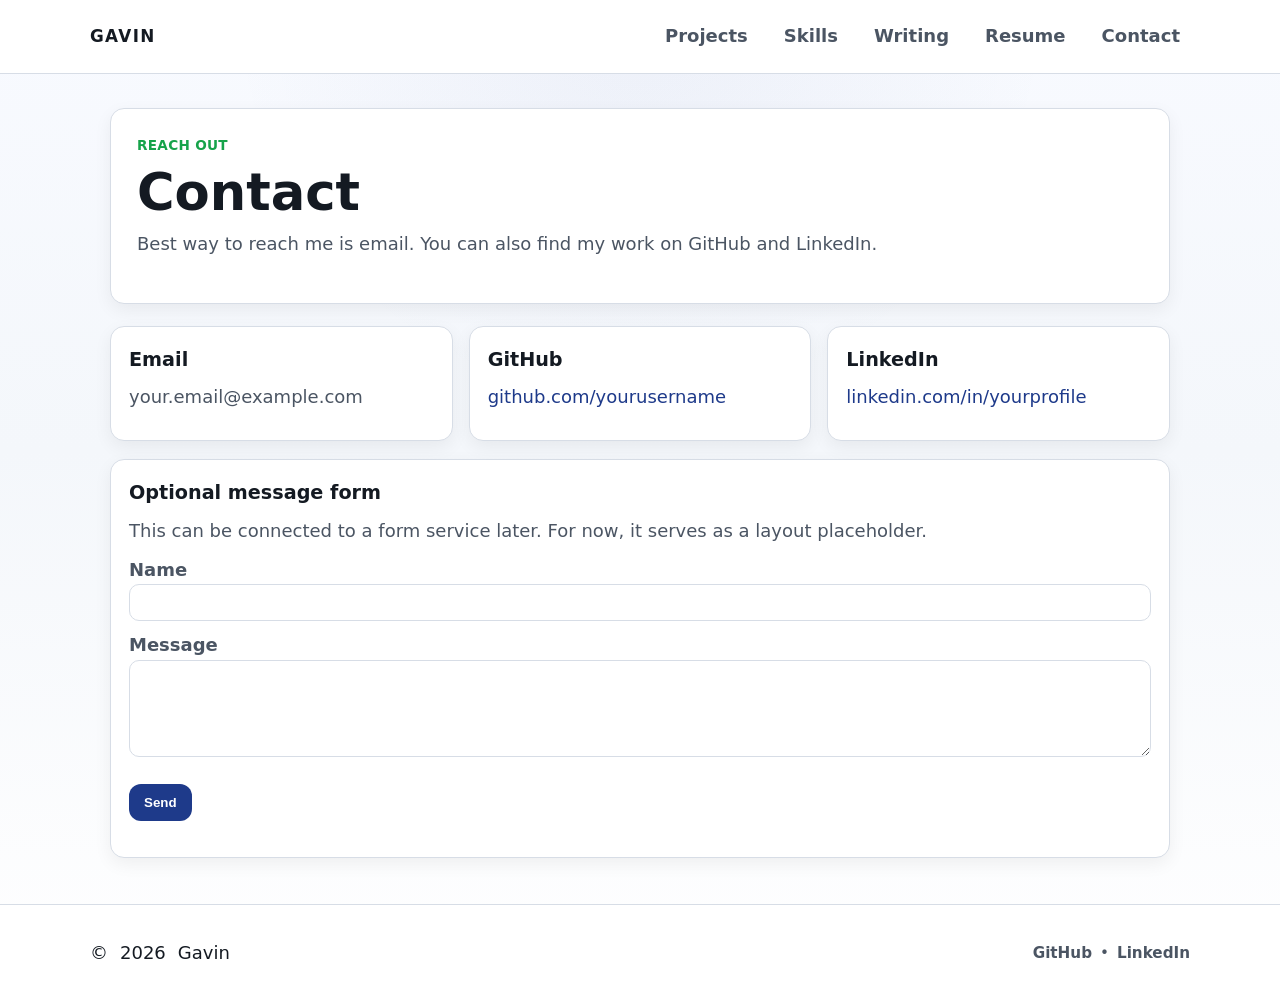
<file: contact.html>
<!DOCTYPE html>
<html lang="en">
<head>
  <meta charset="UTF-8" />
  <meta name="viewport" content="width=device-width, initial-scale=1.0" />
  <title>Gavin | Contact</title>
  <link rel="stylesheet" href="assets/css/styles.css" />
</head>

<body>
  <header class="site-header">
    <div class="container header-inner">
      <a class="brand" href="index.html">Gavin</a>
      <nav class="site-nav" aria-label="Primary navigation">
        <a href="projects.html">Projects</a>
        <a href="skills.html">Skills</a>
        <a href="writing.html">Writing</a>
        <a href="resume.html">Resume</a>
        <a href="contact.html">Contact</a>
      </nav>
    </div>
  </header>

  <main class="site-main">
    <div class="container">
      <section class="hero">
        <p class="kicker">Reach out</p>
        <h1 class="hero-title">Contact</h1>
        <p class="hero-subtitle">
          Best way to reach me is email. You can also find my work on GitHub and LinkedIn.
        </p>
      </section>

      <section class="grid-3">
        <article class="card">
          <h2 class="card-title">Email</h2>
          <p class="card-text">your.email@example.com</p>
        </article>

        <article class="card">
          <h2 class="card-title">GitHub</h2>
          <p class="card-text">
            <a href="https://github.com/" target="_blank" rel="noopener">github.com/yourusername</a>
          </p>
        </article>

        <article class="card">
          <h2 class="card-title">LinkedIn</h2>
          <p class="card-text">
            <a href="https://www.linkedin.com/" target="_blank" rel="noopener">linkedin.com/in/yourprofile</a>
          </p>
        </article>
      </section>

      <section class="card">
        <h2 class="card-title">Optional message form</h2>
        <p class="card-text">
          This can be connected to a form service later. For now, it serves as a layout placeholder.
        </p>

        <form>
          <p class="card-text">
            <label for="name"><strong>Name</strong></label><br />
            <input id="name" name="name" type="text" style="width: 100%; padding: 10px; border: 1px solid #d7dde6; border-radius: 10px;" />
          </p>

          <p class="card-text">
            <label for="msg"><strong>Message</strong></label><br />
            <textarea id="msg" name="msg" rows="5" style="width: 100%; padding: 10px; border: 1px solid #d7dde6; border-radius: 10px;"></textarea>
          </p>

          <p>
            <button class="btn primary" type="submit">Send</button>
          </p>
        </form>
      </section>
    </div>
  </main>

  <footer class="site-footer">
    <div class="container footer-inner">
      <p class="footer-left">© <span id="year"></span> Gavin</p>
      <p class="footer-right">
        <a href="https://github.com/" target="_blank" rel="noopener">GitHub</a>
        <span class="sep">•</span>
        <a href="https://www.linkedin.com/" target="_blank" rel="noopener">LinkedIn</a>
      </p>
    </div>
  </footer>

  <script src="assets/js/main.js"></script>
</body>
</html>
</file>
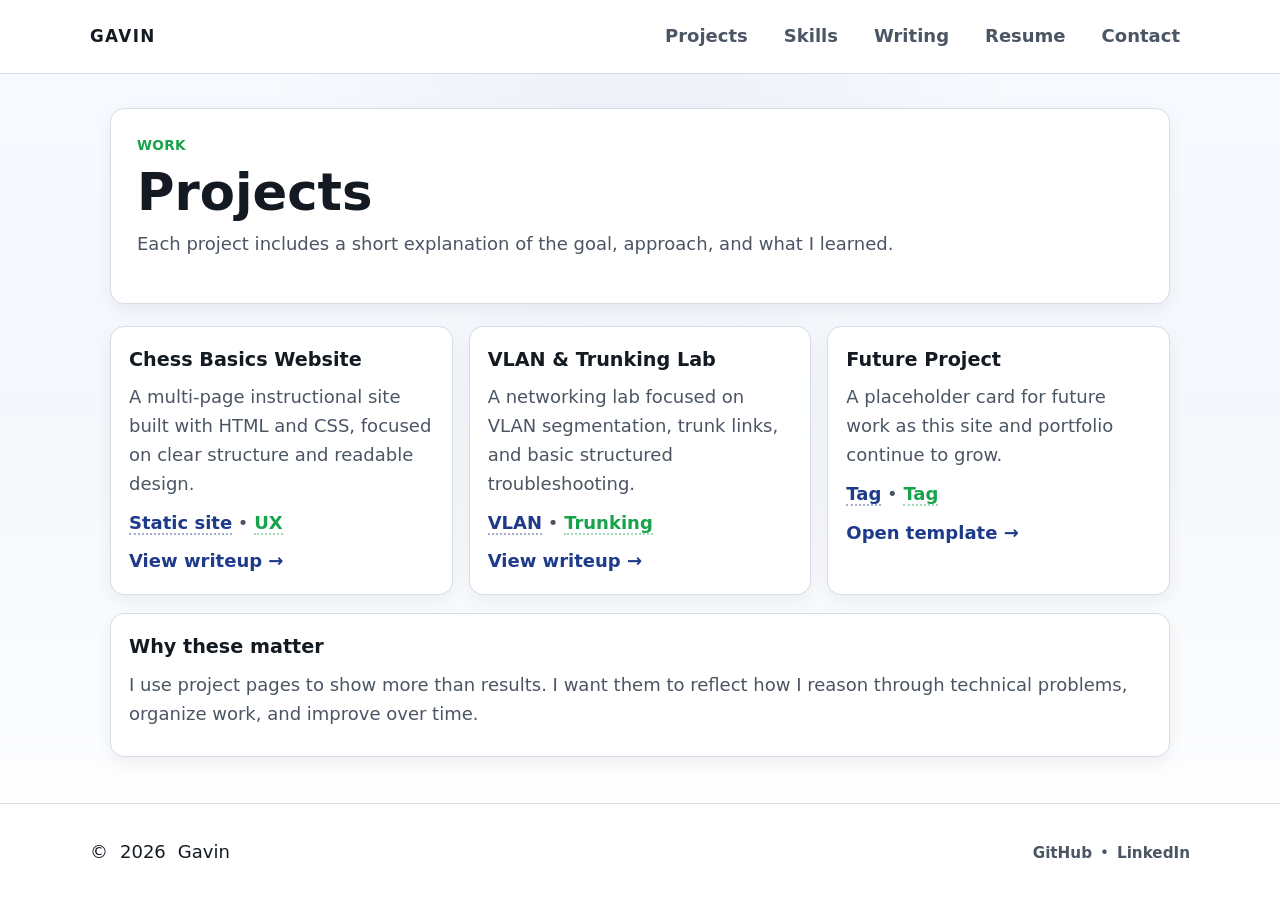
<file: projects.html>
<!DOCTYPE html>
<html lang="en">
<head>
  <meta charset="UTF-8" />
  <meta name="viewport" content="width=device-width, initial-scale=1.0" />
  <title>Gavin | Projects</title>
  <link rel="stylesheet" href="assets/css/styles.css" />
</head>

<body>
  <header class="site-header">
    <div class="container header-inner">
      <a class="brand" href="index.html">Gavin</a>
      <nav class="site-nav" aria-label="Primary navigation">
        <a href="projects.html">Projects</a>
        <a href="skills.html">Skills</a>
        <a href="writing.html">Writing</a>
        <a href="resume.html">Resume</a>
        <a href="contact.html">Contact</a>
      </nav>
    </div>
  </header>

  <main class="site-main">
    <div class="container">
      <section class="hero">
        <p class="kicker">Work</p>
        <h1 class="hero-title">Projects</h1>
        <p class="hero-subtitle">
          Each project includes a short explanation of the goal, approach, and what I learned.
        </p>
      </section>

      <section class="grid-3">
        <article class="card">
          <h2 class="card-title">Chess Basics Website</h2>
          <p class="card-text">
            A multi-page instructional site built with HTML and CSS, focused on clear structure and readable design.
          </p>
          <p class="card-text">
            <span class="term" data-tip="A website built with plain HTML, CSS, and JavaScript without a framework.">Static site</span> •
            <span class="term term-green" data-tip="Designing interfaces so content is easy to understand and navigate.">UX</span>
          </p>
          <a class="card-link" href="projects/chess-site.html">View writeup →</a>
        </article>

        <article class="card">
          <h2 class="card-title">VLAN & Trunking Lab</h2>
          <p class="card-text">
            A networking lab focused on VLAN segmentation, trunk links, and basic structured troubleshooting.
          </p>
          <p class="card-text">
            <span class="term" data-tip="A virtual LAN used to separate broadcast domains and improve organization and security.">VLAN</span> •
            <span class="term term-green" data-tip="A link that carries traffic for multiple VLANs between network devices.">Trunking</span>
          </p>
          <a class="card-link" href="projects/vlan-lab.html">View writeup →</a>
        </article>

        <article class="card">
          <h2 class="card-title">Future Project</h2>
          <p class="card-text">
            A placeholder card for future work as this site and portfolio continue to grow.
          </p>
          <p class="card-text">
            <span class="term" data-tip="A small label used to summarize a tool, topic, or technology.">Tag</span> •
            <span class="term term-green" data-tip="A second short label used to help readers scan quickly.">Tag</span>
          </p>
          <a class="card-link" href="projects/project-template.html">Open template →</a>
        </article>
      </section>

      <section class="card">
        <h2 class="card-title">Why these matter</h2>
        <p class="card-text">
          I use project pages to show more than results. I want them to reflect how I reason through technical problems,
          organize work, and improve over time.
        </p>
      </section>
    </div>
  </main>

  <footer class="site-footer">
    <div class="container footer-inner">
      <p class="footer-left">© <span id="year"></span> Gavin</p>
      <p class="footer-right">
        <a href="https://github.com/" target="_blank" rel="noopener">GitHub</a>
        <span class="sep">•</span>
        <a href="https://www.linkedin.com/" target="_blank" rel="noopener">LinkedIn</a>
      </p>
    </div>
  </footer>

  <script src="assets/js/main.js"></script>
</body>
</html>
</file>
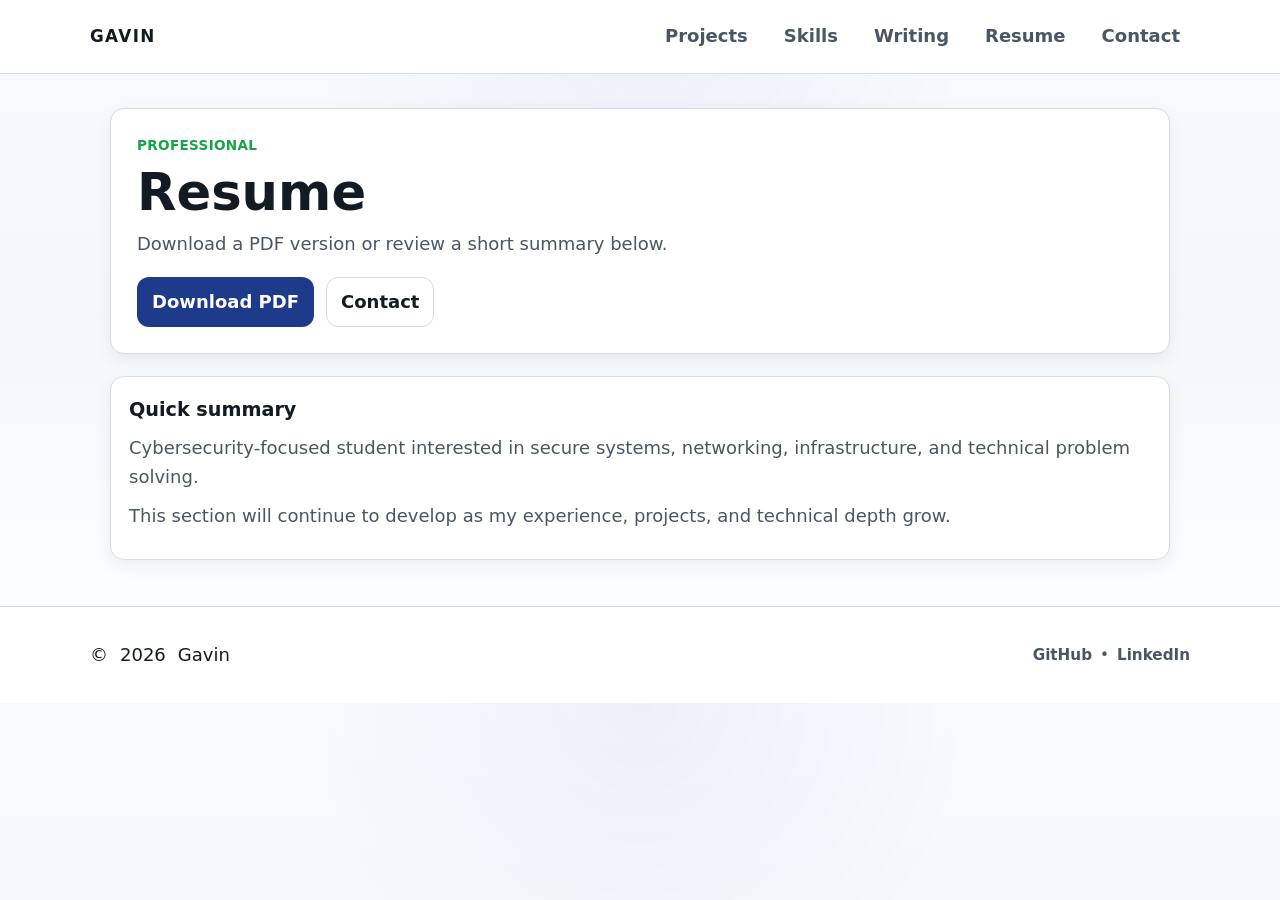
<file: resume.html>
<!DOCTYPE html>
<html lang="en">
<head>
  <meta charset="UTF-8" />
  <meta name="viewport" content="width=device-width, initial-scale=1.0" />
  <title>Gavin | Resume</title>
  <link rel="stylesheet" href="assets/css/styles.css" />
</head>

<body>
  <header class="site-header">
    <div class="container header-inner">
      <a class="brand" href="index.html">Gavin</a>
      <nav class="site-nav" aria-label="Primary navigation">
        <a href="projects.html">Projects</a>
        <a href="skills.html">Skills</a>
        <a href="writing.html">Writing</a>
        <a href="resume.html">Resume</a>
        <a href="contact.html">Contact</a>
      </nav>
    </div>
  </header>

  <main class="site-main">
    <div class="container">
      <section class="hero">
        <p class="kicker">Professional</p>
        <h1 class="hero-title">Resume</h1>
        <p class="hero-subtitle">
          Download a PDF version or review a short summary below.
        </p>

        <div class="hero-actions">
          <a class="btn primary" href="assets/resume/Gavin-Resume.pdf">Download PDF</a>
          <a class="btn ghost" href="contact.html">Contact</a>
        </div>
      </section>

      <section class="card">
        <h2 class="card-title">Quick summary</h2>
        <p class="card-text">
          Cybersecurity-focused student interested in secure systems, networking, infrastructure,
          and technical problem solving.
        </p>
        <p class="card-text">
          This section will continue to develop as my experience, projects, and technical depth grow.
        </p>
      </section>
    </div>
  </main>

  <footer class="site-footer">
    <div class="container footer-inner">
      <p class="footer-left">© <span id="year"></span> Gavin</p>
      <p class="footer-right">
        <a href="https://github.com/" target="_blank" rel="noopener">GitHub</a>
        <span class="sep">•</span>
        <a href="https://www.linkedin.com/" target="_blank" rel="noopener">LinkedIn</a>
      </p>
    </div>
  </footer>

  <script src="assets/js/main.js"></script>
</body>
</html>
</file>
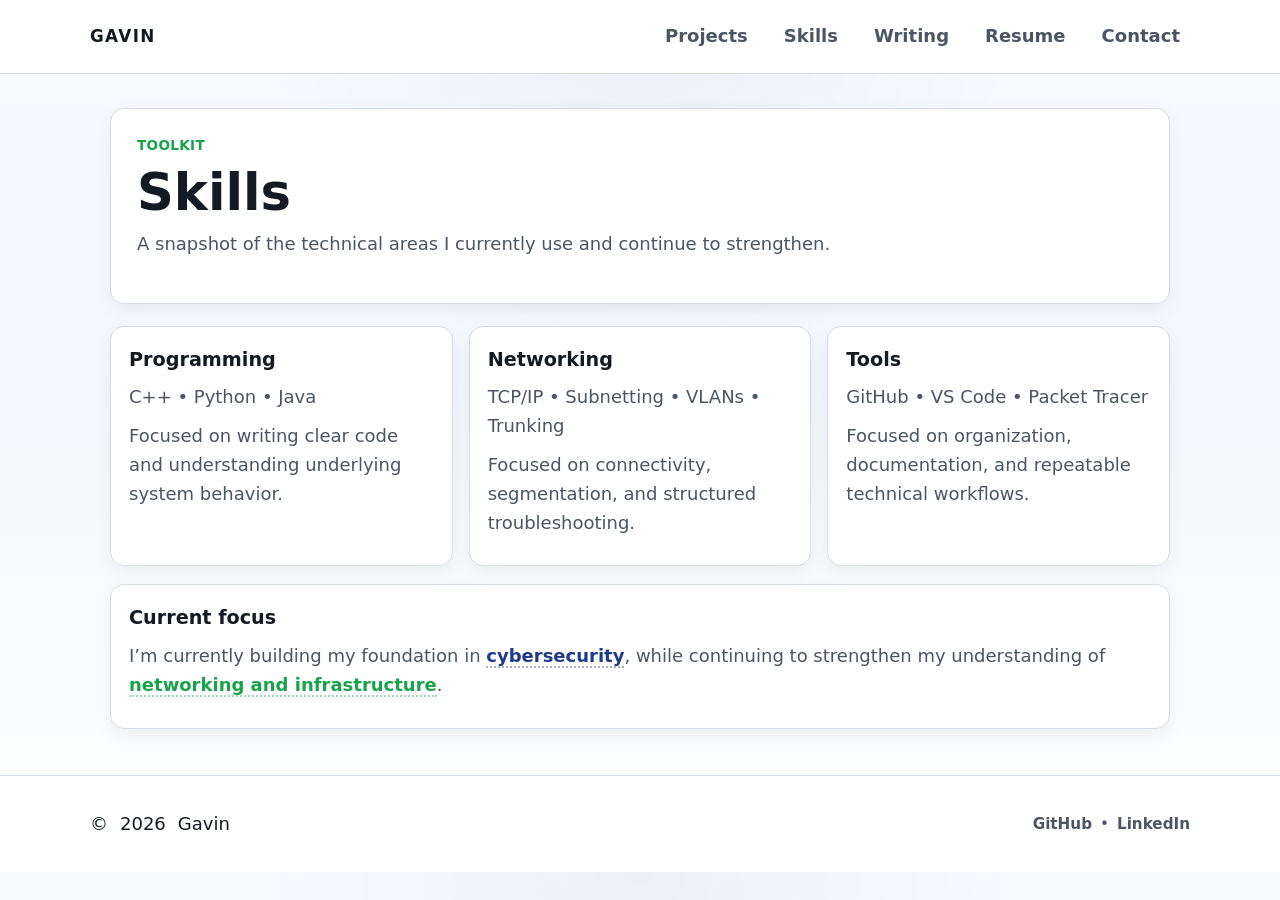
<file: skills.html>
<!DOCTYPE html>
<html lang="en">
<head>
  <meta charset="UTF-8" />
  <meta name="viewport" content="width=device-width, initial-scale=1.0" />
  <title>Gavin | Skills</title>
  <link rel="stylesheet" href="assets/css/styles.css" />
</head>

<body>
  <header class="site-header">
    <div class="container header-inner">
      <a class="brand" href="index.html">Gavin</a>
      <nav class="site-nav" aria-label="Primary navigation">
        <a href="projects.html">Projects</a>
        <a href="skills.html">Skills</a>
        <a href="writing.html">Writing</a>
        <a href="resume.html">Resume</a>
        <a href="contact.html">Contact</a>
      </nav>
    </div>
  </header>

  <main class="site-main">
    <div class="container">
      <section class="hero">
        <p class="kicker">Toolkit</p>
        <h1 class="hero-title">Skills</h1>
        <p class="hero-subtitle">
          A snapshot of the technical areas I currently use and continue to strengthen.
        </p>
      </section>

      <section class="grid-3">
        <article class="card">
          <h2 class="card-title">Programming</h2>
          <p class="card-text">C++ • Python • Java</p>
          <p class="card-text">
            Focused on writing clear code and understanding underlying system behavior.
          </p>
        </article>

        <article class="card">
          <h2 class="card-title">Networking</h2>
          <p class="card-text">TCP/IP • Subnetting • VLANs • Trunking</p>
          <p class="card-text">
            Focused on connectivity, segmentation, and structured troubleshooting.
          </p>
        </article>

        <article class="card">
          <h2 class="card-title">Tools</h2>
          <p class="card-text">GitHub • VS Code • Packet Tracer</p>
          <p class="card-text">
            Focused on organization, documentation, and repeatable technical workflows.
          </p>
        </article>
      </section>

      <section class="card">
        <h2 class="card-title">Current focus</h2>
        <p class="card-text">
          I’m currently building my foundation in <span class="term" data-tip="The practice of securing systems, networks, and data against attack or misuse.">cybersecurity</span>,
          while continuing to strengthen my understanding of
          <span class="term term-green" data-tip="How devices, protocols, and infrastructure communicate and function together.">networking and infrastructure</span>.
        </p>
      </section>
    </div>
  </main>

  <footer class="site-footer">
    <div class="container footer-inner">
      <p class="footer-left">© <span id="year"></span> Gavin</p>
      <p class="footer-right">
        <a href="https://github.com/" target="_blank" rel="noopener">GitHub</a>
        <span class="sep">•</span>
        <a href="https://www.linkedin.com/" target="_blank" rel="noopener">LinkedIn</a>
      </p>
    </div>
  </footer>

  <script src="assets/js/main.js"></script>
</body>
</html>
</file>
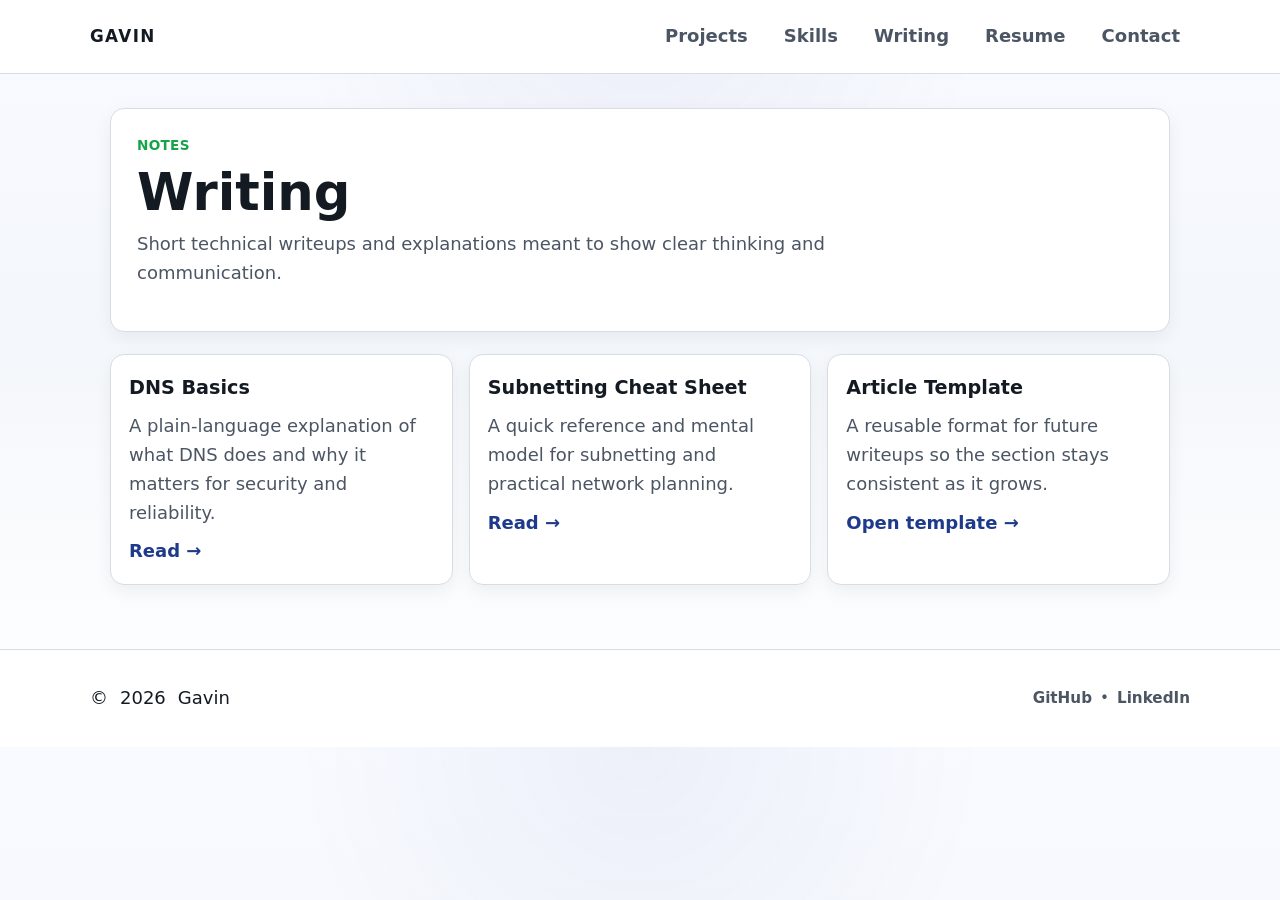
<file: writing.html>
<!DOCTYPE html>
<html lang="en">
<head>
  <meta charset="UTF-8" />
  <meta name="viewport" content="width=device-width, initial-scale=1.0" />
  <title>Gavin | Writing</title>
  <link rel="stylesheet" href="assets/css/styles.css" />
</head>

<body>
  <header class="site-header">
    <div class="container header-inner">
      <a class="brand" href="index.html">Gavin</a>
      <nav class="site-nav" aria-label="Primary navigation">
        <a href="projects.html">Projects</a>
        <a href="skills.html">Skills</a>
        <a href="writing.html">Writing</a>
        <a href="resume.html">Resume</a>
        <a href="contact.html">Contact</a>
      </nav>
    </div>
  </header>

  <main class="site-main">
    <div class="container">
      <section class="hero">
        <p class="kicker">Notes</p>
        <h1 class="hero-title">Writing</h1>
        <p class="hero-subtitle">
          Short technical writeups and explanations meant to show clear thinking and communication.
        </p>
      </section>

      <section class="grid-3">
        <article class="card">
          <h2 class="card-title">DNS Basics</h2>
          <p class="card-text">
            A plain-language explanation of what DNS does and why it matters for security and reliability.
          </p>
          <a class="card-link" href="writing/dns-basics.html">Read →</a>
        </article>

        <article class="card">
          <h2 class="card-title">Subnetting Cheat Sheet</h2>
          <p class="card-text">
            A quick reference and mental model for subnetting and practical network planning.
          </p>
          <a class="card-link" href="writing/subnetting-cheatsheet.html">Read →</a>
        </article>

        <article class="card">
          <h2 class="card-title">Article Template</h2>
          <p class="card-text">
            A reusable format for future writeups so the section stays consistent as it grows.
          </p>
          <a class="card-link" href="writing/article-template.html">Open template →</a>
        </article>
      </section>
    </div>
  </main>

  <footer class="site-footer">
    <div class="container footer-inner">
      <p class="footer-left">© <span id="year"></span> Gavin</p>
      <p class="footer-right">
        <a href="https://github.com/" target="_blank" rel="noopener">GitHub</a>
        <span class="sep">•</span>
        <a href="https://www.linkedin.com/" target="_blank" rel="noopener">LinkedIn</a>
      </p>
    </div>
  </footer>

  <script src="assets/js/main.js"></script>
</body>
</html>
</file>
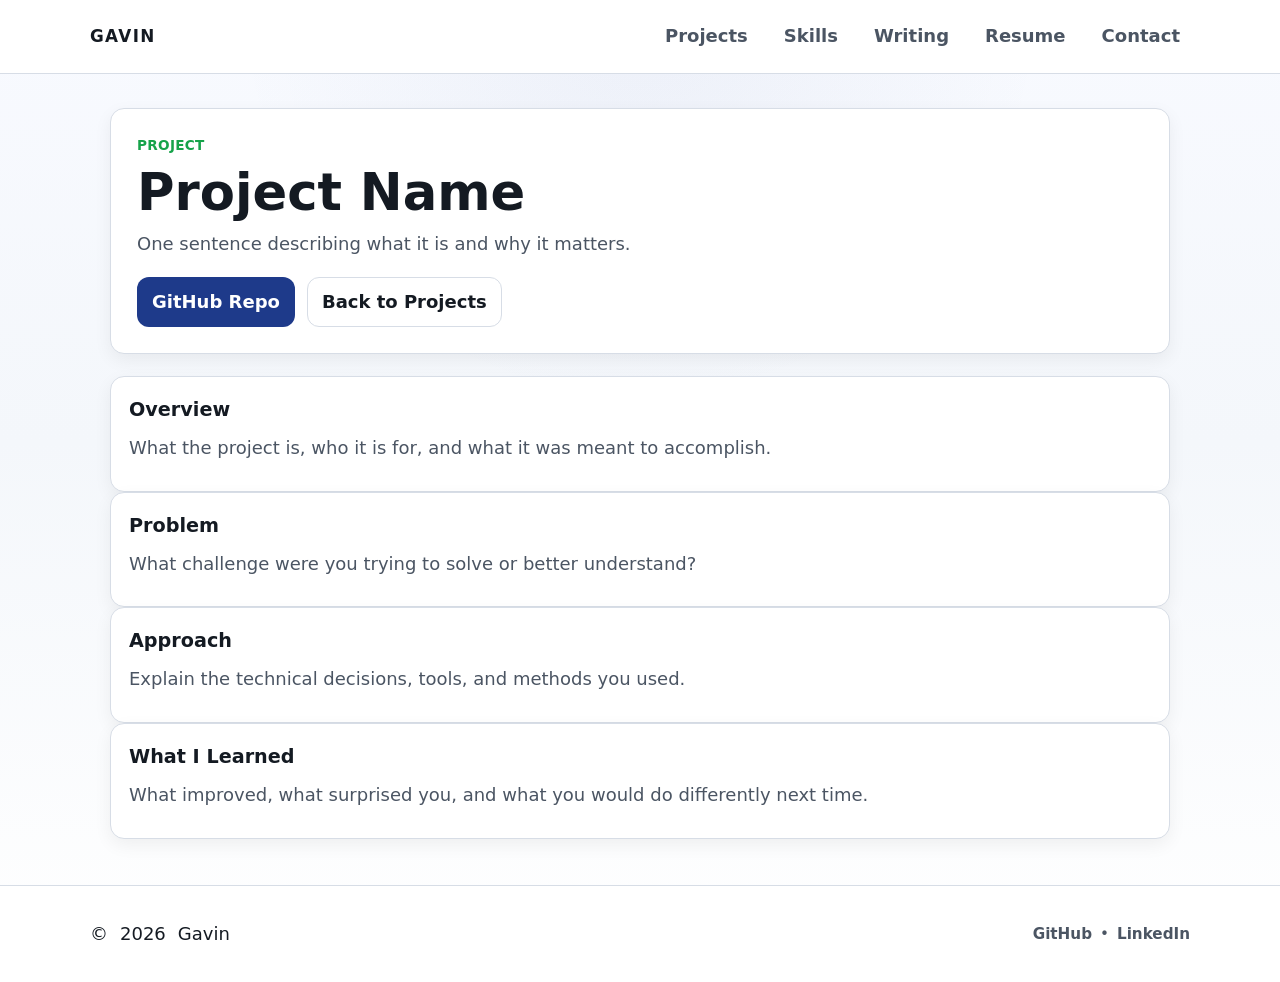
<file: projects/project-template.html>
<!DOCTYPE html>
<html lang="en">
<head>
  <meta charset="UTF-8" />
  <meta name="viewport" content="width=device-width, initial-scale=1.0" />
  <title>Project Template | Gavin</title>
  <link rel="stylesheet" href="../assets/css/styles.css" />
</head>

<body>
  <header class="site-header">
    <div class="container header-inner">
      <a class="brand" href="../index.html">Gavin</a>
      <nav class="site-nav" aria-label="Primary navigation">
        <a href="../projects.html">Projects</a>
        <a href="../skills.html">Skills</a>
        <a href="../writing.html">Writing</a>
        <a href="../resume.html">Resume</a>
        <a href="../contact.html">Contact</a>
      </nav>
    </div>
  </header>

  <main class="site-main">
    <div class="container">
      <section class="hero">
        <p class="kicker">Project</p>
        <h1 class="hero-title">Project Name</h1>
        <p class="hero-subtitle">One sentence describing what it is and why it matters.</p>
        <div class="hero-actions">
          <a class="btn primary" href="#">GitHub Repo</a>
          <a class="btn ghost" href="../projects.html">Back to Projects</a>
        </div>
      </section>

      <section class="card">
        <h2 class="card-title">Overview</h2>
        <p class="card-text">What the project is, who it is for, and what it was meant to accomplish.</p>
      </section>

      <section class="card">
        <h2 class="card-title">Problem</h2>
        <p class="card-text">What challenge were you trying to solve or better understand?</p>
      </section>

      <section class="card">
        <h2 class="card-title">Approach</h2>
        <p class="card-text">Explain the technical decisions, tools, and methods you used.</p>
      </section>

      <section class="card">
        <h2 class="card-title">What I Learned</h2>
        <p class="card-text">What improved, what surprised you, and what you would do differently next time.</p>
      </section>
    </div>
  </main>

  <footer class="site-footer">
    <div class="container footer-inner">
      <p class="footer-left">© <span id="year"></span> Gavin</p>
      <p class="footer-right">
        <a href="https://github.com/" target="_blank" rel="noopener">GitHub</a>
        <span class="sep">•</span>
        <a href="https://www.linkedin.com/" target="_blank" rel="noopener">LinkedIn</a>
      </p>
    </div>
  </footer>

  <script src="../assets/js/main.js"></script>
</body>
</html>
</file>
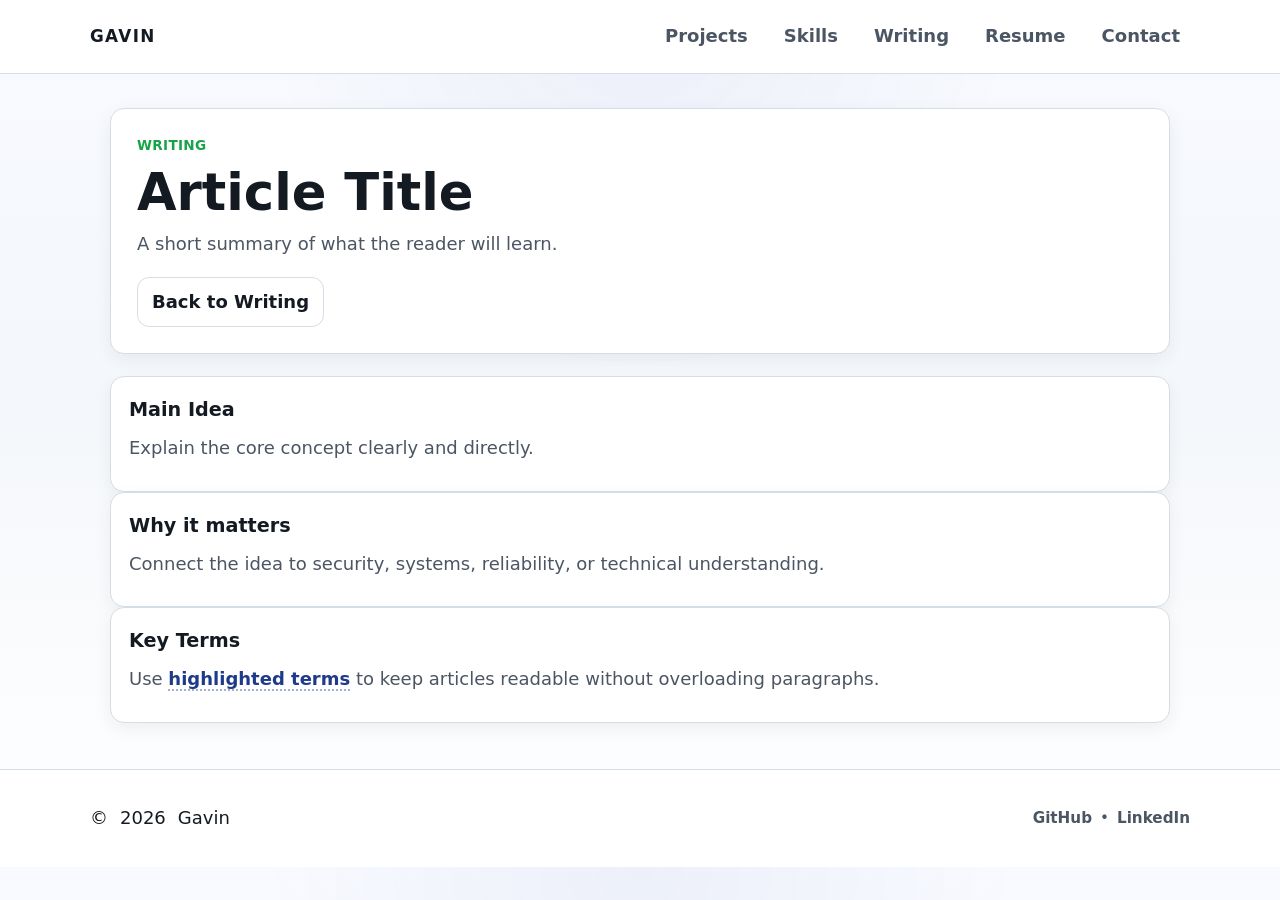
<file: writing/article-template.html>
<!DOCTYPE html>
<html lang="en">
<head>
  <meta charset="UTF-8" />
  <meta name="viewport" content="width=device-width, initial-scale=1.0" />
  <title>Article Template | Gavin</title>
  <link rel="stylesheet" href="../assets/css/styles.css" />
</head>

<body>
  <header class="site-header">
    <div class="container header-inner">
      <a class="brand" href="../index.html">Gavin</a>
      <nav class="site-nav" aria-label="Primary navigation">
        <a href="../projects.html">Projects</a>
        <a href="../skills.html">Skills</a>
        <a href="../writing.html">Writing</a>
        <a href="../resume.html">Resume</a>
        <a href="../contact.html">Contact</a>
      </nav>
    </div>
  </header>

  <main class="site-main">
    <div class="container">
      <section class="hero">
        <p class="kicker">Writing</p>
        <h1 class="hero-title">Article Title</h1>
        <p class="hero-subtitle">A short summary of what the reader will learn.</p>
        <div class="hero-actions">
          <a class="btn ghost" href="../writing.html">Back to Writing</a>
        </div>
      </section>

      <section class="card">
        <h2 class="card-title">Main Idea</h2>
        <p class="card-text">Explain the core concept clearly and directly.</p>
      </section>

      <section class="card">
        <h2 class="card-title">Why it matters</h2>
        <p class="card-text">Connect the idea to security, systems, reliability, or technical understanding.</p>
      </section>

      <section class="card">
        <h2 class="card-title">Key Terms</h2>
        <p class="card-text">
          Use <span class="term" data-tip="A short definition shown on hover.">highlighted terms</span>
          to keep articles readable without overloading paragraphs.
        </p>
      </section>
    </div>
  </main>

  <footer class="site-footer">
    <div class="container footer-inner">
      <p class="footer-left">© <span id="year"></span> Gavin</p>
      <p class="footer-right">
        <a href="https://github.com/" target="_blank" rel="noopener">GitHub</a>
        <span class="sep">•</span>
        <a href="https://www.linkedin.com/" target="_blank" rel="noopener">LinkedIn</a>
      </p>
    </div>
  </footer>

  <script src="../assets/js/main.js"></script>
</body>
</html>
</file>
<file: assets/css/styles.css>
:root {
  --bg: #f7f8fb;
  --surface: #ffffff;
  --text: #141a22;
  --muted: #4b5563;

  --blue: #1e3a8a;
  --green: #16a34a;

  --border: #d7dde6;

  --maxw: 1100px;
  --radius: 14px;

  --shadow: 0 6px 18px rgba(0, 0, 0, 0.06);
}

* {
  box-sizing: border-box;
}

html {
  scroll-behavior: smooth;
}

body {
  margin: 0;
  font-family: system-ui, -apple-system, Segoe UI, Roboto, Arial, sans-serif;
  color: var(--text);
  background:
    radial-gradient(circle at top, rgba(30, 58, 138, 0.05), transparent 35%),
    linear-gradient(180deg, #f8faff 0%, #f4f7fb 45%, #ffffff 100%);
  line-height: 1.6;
  font-size: 18px;
}

a {
  color: var(--blue);
  text-decoration: none;
}

a:hover {
  text-decoration: underline;
}

.container {
  max-width: var(--maxw);
  margin: 0 auto;
  padding: 0 20px;
}

.site-header {
  background: var(--surface);
  border-bottom: 1px solid var(--border);
  position: sticky;
  top: 0;
  z-index: 10;
}

.header-inner {
  display: flex;
  align-items: center;
  justify-content: space-between;
  gap: 18px;
  padding: 14px 0;
}

.brand {
  display: inline-flex;
  align-items: baseline;
  gap: 0.35rem;
  font-weight: 900;
  letter-spacing: 0.08em;
  text-transform: uppercase;
  color: var(--text);
  font-size: 1.05rem;
  line-height: 1;
}

.brand-first {
  color: var(--blue);
}

.brand-second {
  color: var(--green);
}

.site-nav {
  display: flex;
  gap: 16px;
  flex-wrap: wrap;
}

.site-nav a {
  color: var(--muted);
  font-weight: 600;
  padding: 8px 10px;
  border-radius: 10px;
}

.site-nav a:hover {
  color: var(--blue);
  background: rgba(30, 58, 138, 0.08);
  text-decoration: none;
}

.site-main {
  padding: 34px 0 46px;
}

.hero {
  background: var(--surface);
  border: 1px solid var(--border);
  border-radius: var(--radius);
  box-shadow: var(--shadow);
  padding: 26px;
  margin-bottom: 22px;
}

.hero-home {
  position: relative;
  overflow: hidden;
  color: #ffffff;
  padding: 30px;
  border: 1px solid rgba(255, 255, 255, 0.14);
  background:
    linear-gradient(135deg, rgba(10, 16, 30, 0.86), rgba(30, 58, 138, 0.70)),
    url("../img/server-bg.jpg");
  background-size: cover;
  background-position: center;
  box-shadow: 0 20px 45px rgba(0, 0, 0, 0.14);
}

.hero-layout {
  display: grid;
  grid-template-columns: 1.4fr 0.9fr;
  gap: 28px;
  align-items: center;
}

.hero-copy {
  max-width: 66ch;
}

.kicker {
  margin: 0 0 8px;
  font-weight: 700;
  color: var(--green);
  letter-spacing: 0.3px;
  text-transform: uppercase;
  font-size: 0.85rem;
}

.hero-home .kicker {
  color: #7dd3fc;
}

.hero-title {
  margin: 0 0 10px;
  font-size: clamp(2.1rem, 4vw, 3.6rem);
  line-height: 1.08;
}

.hero-home .hero-title,
.hero-home .hero-subtitle {
  color: #ffffff;
}

.hero-subtitle {
  margin: 0 0 18px;
  color: var(--muted);
  max-width: 70ch;
}

.hero-home .hero-subtitle {
  color: rgba(255, 255, 255, 0.84);
}

.hero-actions {
  display: flex;
  gap: 12px;
  flex-wrap: wrap;
}

.btn {
  display: inline-block;
  padding: 10px 14px;
  border-radius: 12px;
  font-weight: 700;
  border: 1px solid transparent;
}

.btn.primary {
  background: var(--blue);
  color: white;
}

.btn.primary:hover {
  background: #163078;
  text-decoration: none;
}

.btn.ghost {
  background: transparent;
  border-color: var(--border);
  color: var(--text);
}

.hero-home .btn.ghost {
  color: #ffffff;
  border-color: rgba(255, 255, 255, 0.22);
  background: rgba(255, 255, 255, 0.08);
}

.hero-home .btn.ghost:hover {
  background: rgba(255, 255, 255, 0.15);
  border-color: rgba(255, 255, 255, 0.35);
  text-decoration: none;
}

.btn.ghost:hover {
  background: rgba(22, 163, 74, 0.08);
  border-color: rgba(22, 163, 74, 0.35);
  text-decoration: none;
}

.hero-photo {
  margin: 0;
  justify-self: end;
  text-align: center;
}

.hero-photo img {
  display: block;
  width: 100%;
  max-width: 300px;
  border-radius: 22px;
  border: 4px solid rgba(255, 255, 255, 0.16);
  box-shadow: 0 18px 42px rgba(0, 0, 0, 0.28);
  background: #ffffff;
}

.hero-photo figcaption {
  margin-top: 10px;
  font-size: 0.92rem;
  color: rgba(255, 255, 255, 0.82);
}

.grid-3 {
  display: grid;
  grid-template-columns: repeat(3, 1fr);
  gap: 16px;
  margin: 18px 0 18px;
}

.card {
  background: var(--surface);
  border: 1px solid var(--border);
  border-radius: var(--radius);
  box-shadow: var(--shadow);
  padding: 18px;
  transition: transform 160ms ease, box-shadow 160ms ease;
}

.card:hover {
  transform: translateY(-3px);
  box-shadow: 0 10px 24px rgba(0, 0, 0, 0.08);
}

.card-title {
  margin: 0 0 8px;
  font-size: 1.2rem;
}

.card-text {
  margin: 0 0 10px;
  color: var(--muted);
}

.card-link {
  font-weight: 700;
}

.about {
  margin-top: 10px;
}

.term {
  font-weight: 800;
  color: var(--blue);
  border-bottom: 2px dotted rgba(30, 58, 138, 0.4);
  cursor: help;
}

.term-green {
  color: var(--green);
  border-bottom-color: rgba(22, 163, 74, 0.4);
}

.site-footer {
  border-top: 1px solid var(--border);
  background: var(--surface);
}

.footer-inner {
  padding: 16px 0;
  display: flex;
  justify-content: space-between;
  gap: 12px;
  flex-wrap: wrap;
  align-items: center;
}

.footer-left {
  display: flex;
  align-items: center;
  gap: 12px;
  flex-wrap: wrap;
}

.footer-logo {
  width: 34px;
  height: 34px;
  object-fit: contain;
  display: block;
}

.footer-copy,
.footer-right {
  margin: 0;
  color: var(--muted);
  font-size: 0.95rem;
}

.footer-right {
  display: flex;
  align-items: center;
  flex-wrap: wrap;
}

.footer-right a {
  color: var(--muted);
  font-weight: 650;
}

.footer-right a:hover {
  color: var(--blue);
  text-decoration: none;
}

.sep {
  margin: 0 8px;
}

@media (max-width: 900px) {
  .grid-3 {
    grid-template-columns: 1fr;
  }

  .hero-layout {
    grid-template-columns: 1fr;
  }

  .hero-photo {
    justify-self: start;
    text-align: left;
  }

  .hero-photo img {
    max-width: 260px;
  }

  .hero-title {
    font-size: 1.9rem;
  }

  body {
    font-size: 17px;
  }
}
</file>
